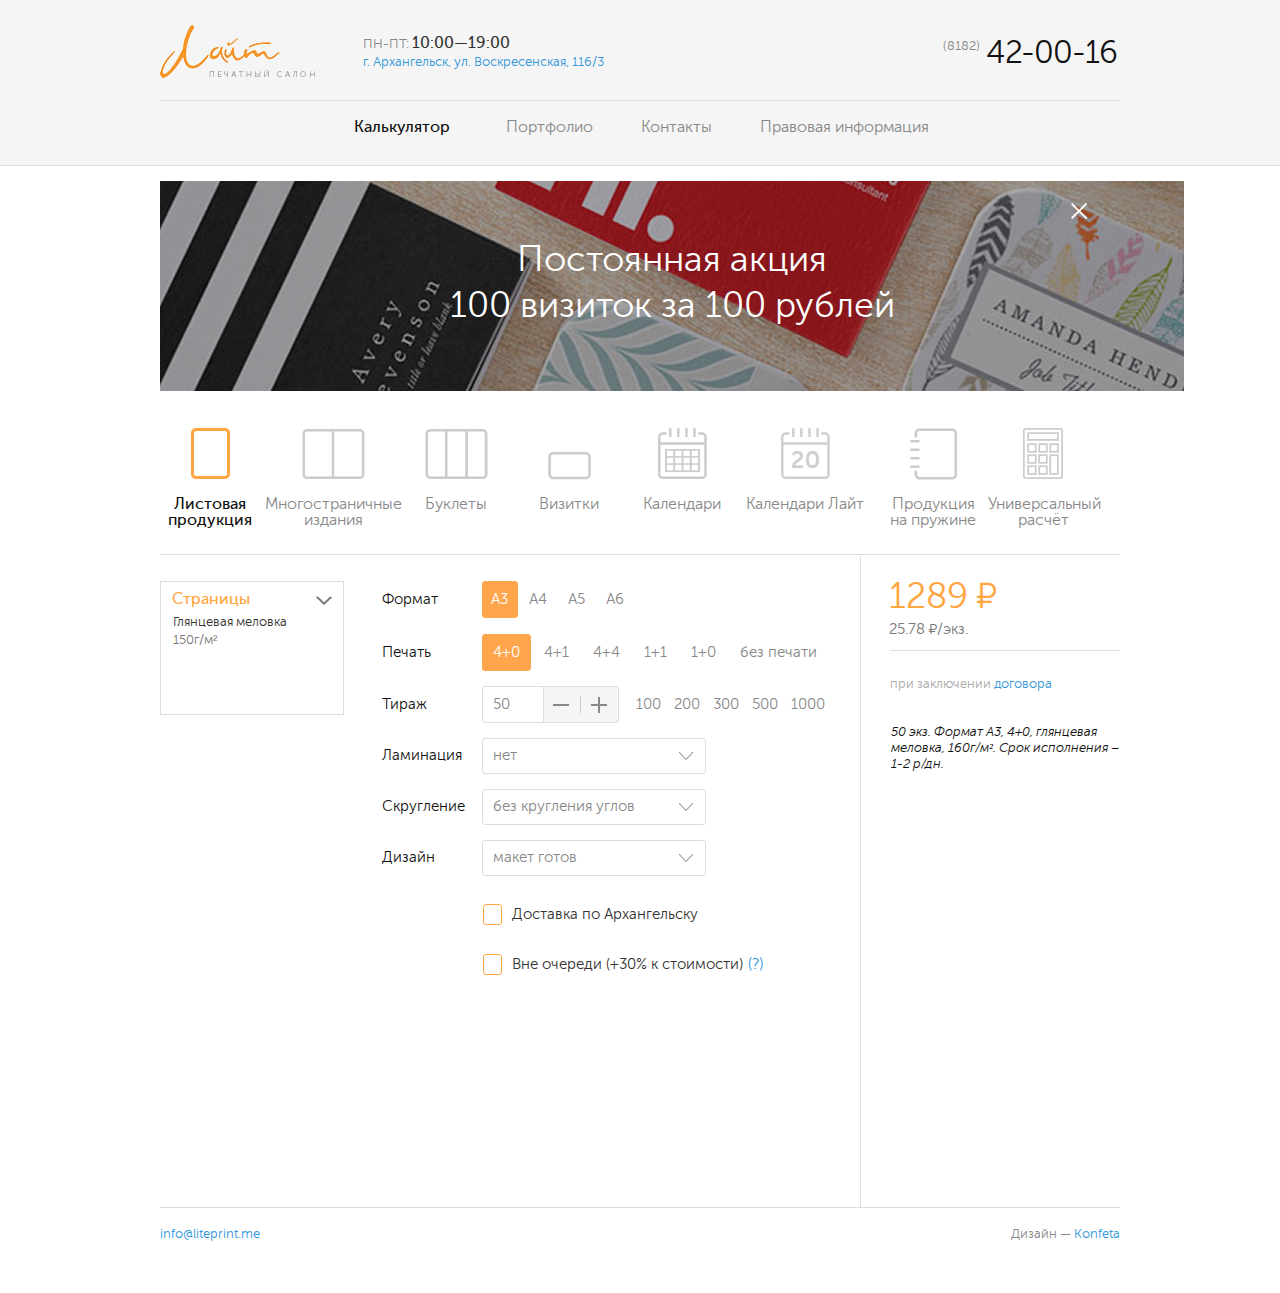
<file: index.html>
<!DOCTYPE html PUBLIC "-//W3C//DTD XHTML 1.0 Transitional//EN" "http://www.w3.org/TR/xhtml1/DTD/xhtml1-transitional.dtd">
<html xmlns="http://www.w3.org/1999/xhtml">
<head>
<meta http-equiv="Content-Type" content="text/html; charset=utf-8" />
<title>Калькулятор</title>
<link href="css/reset.css" rel="stylesheet" type="text/css" />
<link href="css/fonts.css" rel="stylesheet" type="text/css" />
<link href="css/styles.css" rel="stylesheet" type="text/css" />
<link rel="stylesheet" href="css/jquery.fancybox.css" type="text/css" media="screen" />
<link rel="stylesheet" href="css/jquery.formstyler.css" type="text/css" media="screen" />
<link rel="stylesheet" href="css/tooltipster.css" type="text/css" media="screen">
<link rel="stylesheet" href="css/themes/tooltipster-shadow.css" type="text/css" media="screen">
<script type="text/javascript" src="js/jquery-1.11.2.min.js"></script>
<script type="text/javascript" src="js/jquery.formstyler.min.js"></script>
<script type="text/javascript" src="js/jquery.fancybox.pack.js"></script>
<script type="text/javascript" src="js/underscore-min.js"></script>
<script type="text/javascript" src="js/jquery.tooltipster.min.js" charset="utf-8"></script>
<script type="text/javascript" src="js/bjqs-1.3.min.js"></script>

<!-- Calc stuff -->
<script src="js/calculator.js" type="text/javascript" charset="utf-8"></script>

<script type="text/javascript">
  var firstRun = 1;
	$(document).ready(function() {
    //  xProducts хранится в calculator.js
    //  TODO: перевести, по возможности, в формат JSON
    //  Создадим элементы меню для продуктов
    var first_product = null;
    for (var p in xProducts) {
      if (!first_product) first_product = p;
      //  Ссылка, при нажатии перерисовывет интерфейс с учетом выбранного продутка
      var a = $("<a>").attr({
        class: xProducts[p].aClass,
        href: 'javascript://',
        onclick: "changeUI('"+p+"');",
        id: p+'-button'
      }).html(xProducts[p].title);

      //  Обертка для ссылки в виде элемента списка, по-умолчанию активен первый продукт
      $("<li>").attr('class', p == 'sheet' ? 'active' : '').append(a).appendTo('#menu-types');
    };

    //  Калькулятор для первого продукта
    changeUI(first_product);

		$(".fancybox, .paper-header a, .btn-more").fancybox({
			 beforeShow : function() {
        var alt = this.element.find('img').attr('alt');
        this.inner.find('img').attr('alt', alt);
        this.title = alt;
    },
			padding: 0,
			margin  : [170,0,10,0],
			autoResize  : false,
			fitToView   : false,
			aspectRatio : false,
			autoHeight : true,
			autoWidth : true,
			width : 980,
			height : 585,
			closeBtn   : false,
			scrolling : 'no',
		});

    //  Tooltipster
    $('#dogovor-tooltip').tooltipster({
      content: $("<span>Cкидка 20% если вы постоянно у нас печатаетесь или вы – рек­лам­ное агентство.<br><br>Подпишите с нами договор и если ваш сре­дне­ме­сяч­ный объём заказов пре­вышает 10 000 р. – вы по­лу­чите скидку 20%.</span>"),
      maxWidth: 200,
      position: 'bottom',
      theme: 'tooltipster-shadow'
    });

    $(".form-check-tooltip").tooltipster({
      position: 'bottom',
      theme: 'tooltipster-shadow'
    });

		$('input, select').styler({
			onSelectOpened: function() {  
      		$(this).find('.jq-selectbox__trigger-arrow').css('background-position', 'left -20px');},
			onSelectClosed: function() {  
      		$(this).find('.jq-selectbox__trigger-arrow').css('background-position', 'left 0px');}
		}); 
		var amountN = $( "input#amount" ).val();
		$(".btn-m").click(function(){amountN = amountN-10; $("input#amount").val(amountN);});
		$(".btn-p").click(function(){amountN = amountN+10; $("input#amount").val(amountN);});
		$(".a50").click(function(){amountN = 50; $("input#amount").val(amountN);});
		$(".a100").click(function(){amountN = 100; $("input#amount").val(amountN);});
		$(".a200").click(function(){amountN = 200; $("input#amount").val(amountN);});
		$(".a300").click(function(){amountN = 300; $("input#amount").val(amountN);});
		$(".a505").click(function(){amountN = 500; $("input#amount").val(amountN);});
	});
</script>
</head>

<body>
<div id="top">
  <div class="wrap"> <a href="#" id="logo"></a>
    <p id="top-contacts">ПН-ПТ: <b>10:00—19:00</b><br />
      <a href="contacts.html">г. Архангельск, ул. Воскресенcкая, 116/3</a></p>
    <div id="top-phone"><span>(8182)</span>42-00-16</div>
    <div class="empty"></div>
    <ul id="menu">
      <li class="active">Калькулятор</li>
      <li><a href="portfolio.html">Портфолио</a></li>
      <li><a href="contacts.html">Контакты</a></li>
      <li><a href="info.html">Правовая информация</a></li>
    </ul>
  </div>
</div>
<script type="text/javascript" charset="utf-8">
  $(function () {
    $("#banner-close").click(function(){$('#banner-wrap').hide();});
    $('#my-slideshow').bjqs({
      height : 210,
      width : 1024,
      animtype : 'slide',
      nexttext : '',
      prevtext : ''
    });
  })
</script>
<style type="text/css" media="screen">
  #banner-wrap #slide-1 {
    background: url(img/banner.jpg);
  }
  #banner-wrap #slide-2 {
    background: url(img/banner.jpg);
  }
</style>
<div id="banner-wrap">
  <div id="my-slideshow">
    <ul class="bjqs">
      <li id="slide-1">
        <div class="txt">
          Постоянная акция <br/>100 визиток за 100 рублей
        </div>
      </li>
      <!-- <li id="slide-2">
        <div class="txt">
          Весь март<br /> 100 визиток за 100 рублей!
        </div>
      </li> -->
    </ul>
  </div>
  <div id="banner-close"></div>
</div>
<!-- <div class="stretched">   -->
  <div id="content">
    <div class="wrap page-main">
      <!-- Меню основных услуг/продуктов -->
      <ul id="menu-types"></ul>
      <div class="empty"></div>
      <!-- Элементы калькулятора -->
      <form id="xCalc">
        <div style="width:701px;float:left;">
          <div class="col-buttons"></div>
          <div class="col-paper" style="clear:left;">
            <div id="product-paper">
              <span class="paper-header">
                <a href="javascript://" class="paper-header" data-fancybox-href="#paper-choose"></a>
              </span>
              <a href="javascript://" class="btn-more" data-fancybox-href="#paper-choose"></a>
              <div class="paper-block fancybox" data-fancybox-href="#paper-choose"><p></p></div>
            </div>
            <br />
            <div id="product-paper1" style="display:none;">
              <span class="paper-header">
                <a href="javascript://" class="paper-header" data-fancybox-href="#paper1-choose"></a>
              </span>
              <a href="javascript://" class="btn-more" data-fancybox-href="#paper1-choose"></a>
              <div class="paper-block fancybox" data-fancybox-href="#paper1-choose"><p></p></div>
            </div>
            <div id="product-category">
              <div class="fancybox" data-fancybox-href="#category-preview"><p class='category-preview'></p></div>
            </div>
          </div>
          <div class="col-properties"></div>
        </div>
        <div class="col-price"> <!-- <a href="#" class="btn-delete"></a> -->
          <p class="price price-full"></p>
          <p class="price price-one"></p>
          <p class="price-dogovor-txt"><span class="price price-dogovor"></span><br />
            при заключении <a href="#" id="dogovor-tooltip">договора</a></p>
          <p class="summary"></p>
          <!-- <a class="btn-send" href="#">Отправить заявку</a> -->
        </div>
      </form>
      <div class="empty"></div>
    </div>
  </div>
  <div id="footer">
    <div class="wrap">
      <div class="left"><a href="mailto:info@liteprint.me">info@liteprint.me</a></div>
      <div class="right">Дизайн&nbsp;&#151; <a href="http://www.konfeta.me" target="_blank">Konfeta</a></div>
    </div>
  </div>
<!-- </div> -->
<div id="paper-choose"></div>
<div id="paper1-choose"></div>
<div id="category-preview"></div>

</body>
</html>
</file>
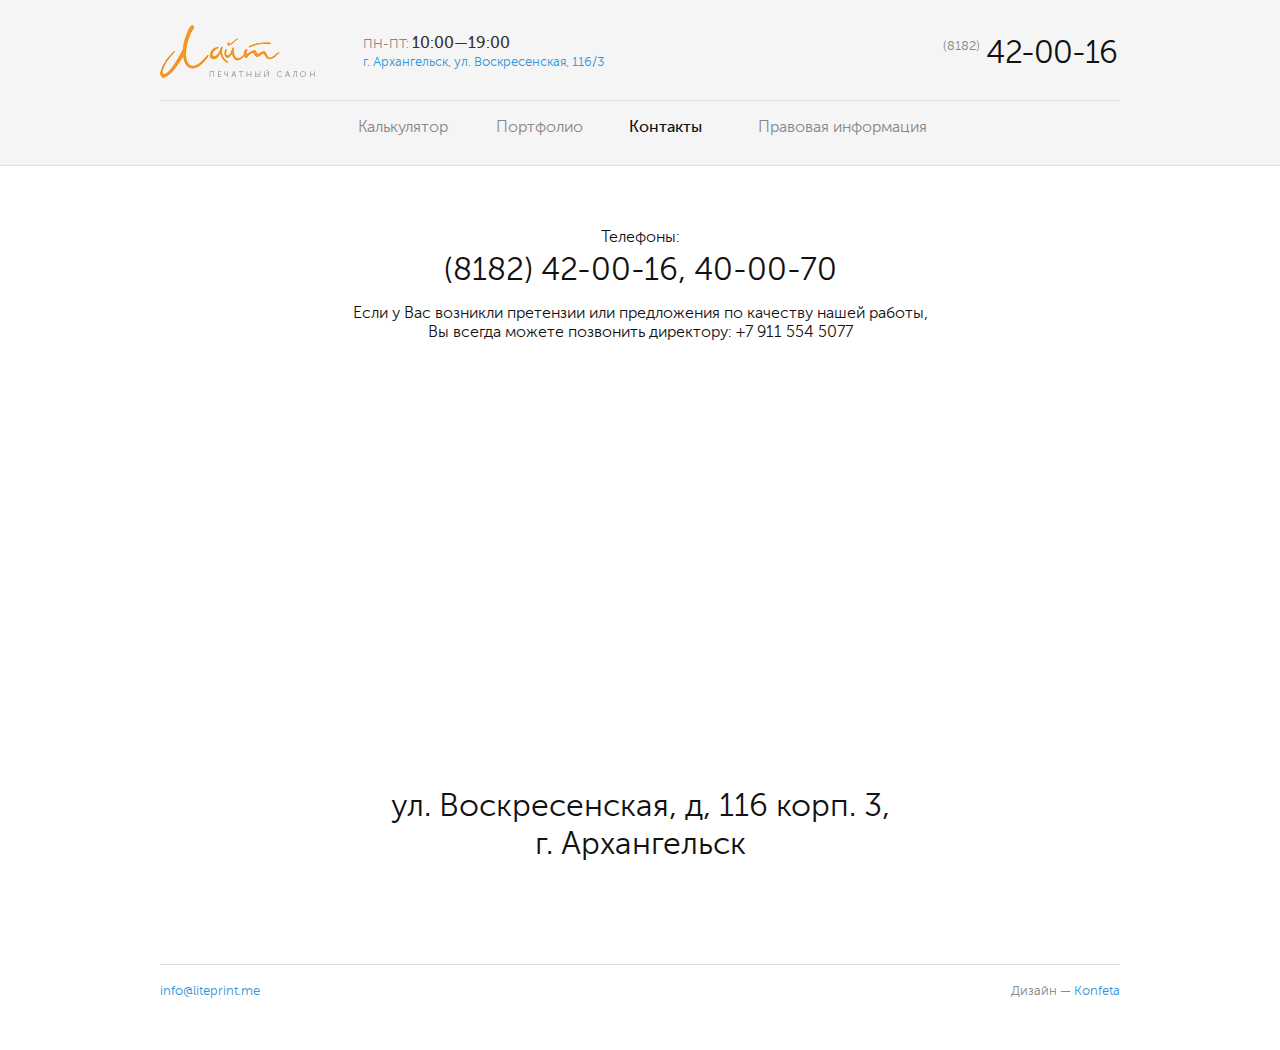
<file: contacts.html>
<!DOCTYPE html PUBLIC "-//W3C//DTD XHTML 1.0 Transitional//EN" "http://www.w3.org/TR/xhtml1/DTD/xhtml1-transitional.dtd">
<html xmlns="http://www.w3.org/1999/xhtml">
    <head>
    <meta http-equiv="Content-Type" content="text/html; charset=utf-8" />
    <title>Контакты</title>
    <link href="css/reset.css" rel="stylesheet" type="text/css" />
    <link href="css/fonts.css" rel="stylesheet" type="text/css" />
    <link href="css/styles.css" rel="stylesheet" type="text/css" />
    <script src="http://api-maps.yandex.ru/2.1/?lang=ru_RU" type="text/javascript"></script>
    <script type="text/javascript">
        ymaps.ready(init);
        var myMap, 
            myPlacemark;

        function init(){ 
            myMap = new ymaps.Map("map", {
                center: [64.54811119, 40.56728328],
                zoom: 15,
				controls: ['zoomControl', 'typeSelector',  'fullscreenControl']
            }); 
            
            myPlacemark = new ymaps.Placemark([64.54763411, 40.56853179], {
                hintContent: 'Печатный салон Лайт',
                balloonContent: 'ул. Воскресенская, д, 116 корп. 3'
            });
            
            myMap.geoObjects.add(myPlacemark);
        }
    </script>
</head>

<body>
<div id="top">
      <div class="wrap"> <a href="#" id="logo"></a>
    <p id="top-contacts">ПН-ПТ: <b>10:00—19:00</b><br />
          <a href="contacts.html">г. Архангельск, ул. Воскресенcкая, 116/3</a></p>
    <div id="top-phone"><span>(8182)</span>42-00-16</div>
    <div class="empty"></div>
    <ul id="menu">
          <li><a href="index.html">Калькулятор</a></li>
          <li><a href="portfolio.html">Портфолио</a></li>
          <li class="active">Контакты</li>
          <li><a href="info.html">Правовая информация</a></li>
        </ul>
  </div>
    </div>
<div id="content">
      <div class="wrap page-contacts">
    <p>Телефоны:</p>
    <h1>(8182) 42-00-16, 40-00-70</h1>
    <p>Если у Вас возникли претензии или предложения по качеству нашей работы,<br />
          Вы всегда можете позвонить директору: +7 911 554 5077</p>
    <div id="map"></div>
    <h1>ул. Воскресенская, д, 116 корп. 3,<br />
          г. Архангельск</h1>
  </div>
    </div>
<div id="footer">
      <div class="wrap">
    <div class="left"><a href="mailto:info@liteprint.me">info@liteprint.me</a></div>
    <div class="right">Дизайн&nbsp;&#151; <a href="http://www.konfeta.me" target="_blank">Konfeta</a></div>
  </div>
    </div>
</body>
</html>
</file>
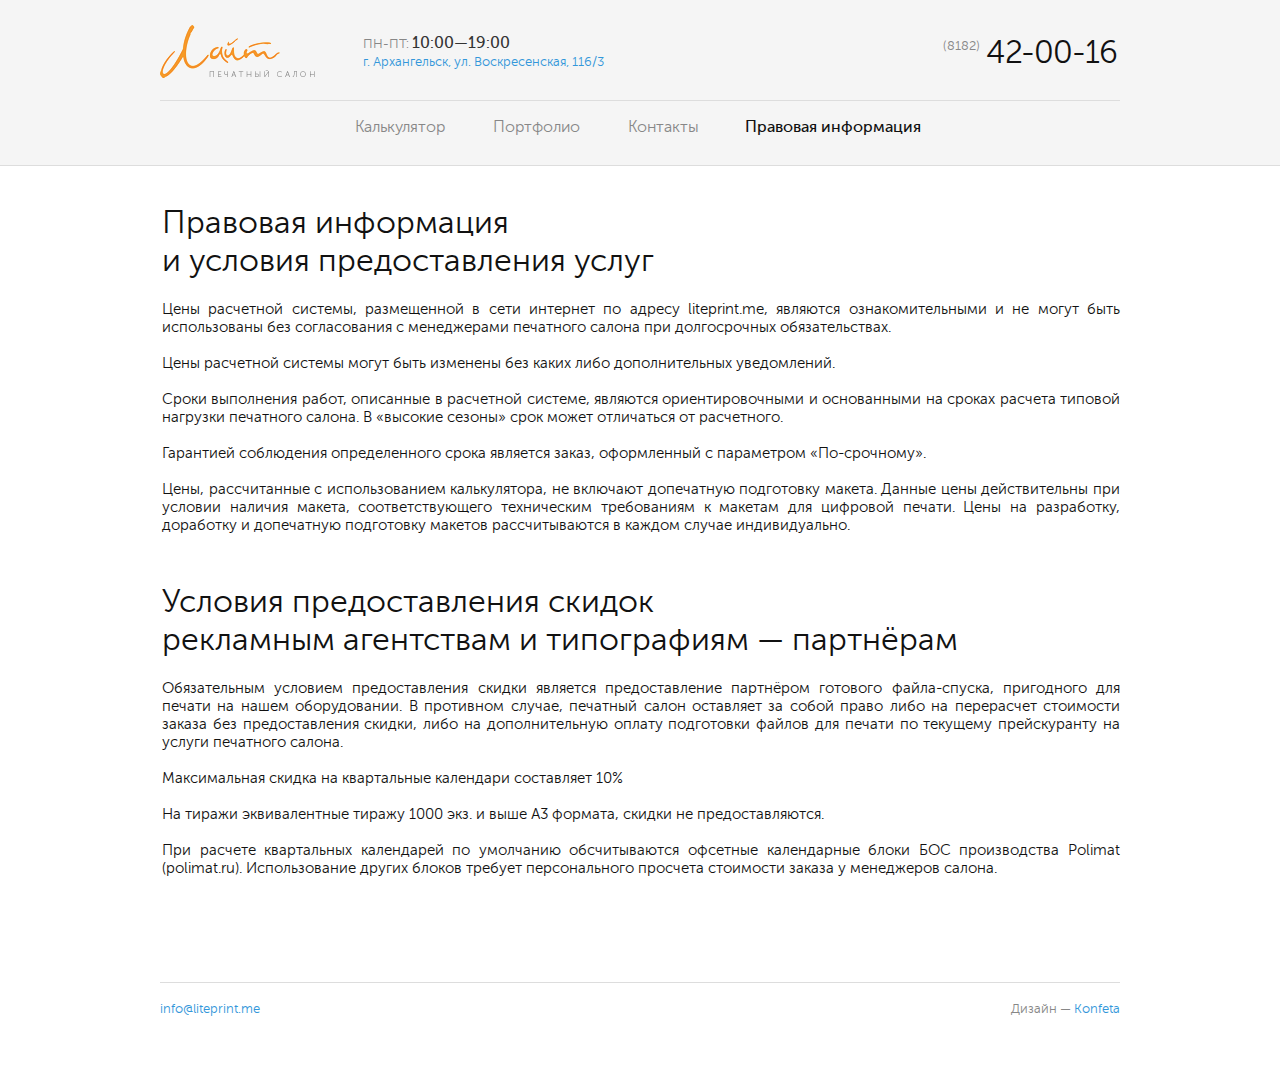
<file: info.html>
<!DOCTYPE html PUBLIC "-//W3C//DTD XHTML 1.0 Transitional//EN" "http://www.w3.org/TR/xhtml1/DTD/xhtml1-transitional.dtd">
<html xmlns="http://www.w3.org/1999/xhtml">
<head>
<meta http-equiv="Content-Type" content="text/html; charset=utf-8" />
<title>Правовая информация</title>
<link href="css/reset.css" rel="stylesheet" type="text/css" />
<link href="css/fonts.css" rel="stylesheet" type="text/css" />
<link href="css/styles.css" rel="stylesheet" type="text/css" />
</head>

<body>
<div id="top">
  <div class="wrap"> <a href="#" id="logo"></a>
    <p id="top-contacts">ПН-ПТ: <b>10:00—19:00</b><br />
      <a href="contacts.html">г. Архангельск, ул. Воскресенcкая, 116/3</a></p>
    <div id="top-phone"><span>(8182)</span>42-00-16</div>
    <div class="empty"></div>
    <ul id="menu">
      <li><a href="index.html">Калькулятор</a></li>
      <li><a href="portfolio.html">Портфолио</a></li>
      <li><a href="contacts.html">Контакты</a></li>
      <li class="active">Правовая информация</li>
    </ul>
  </div>
</div>
<div id="content">
  <div class="wrap">
    <h1>Правовая информация<br />
      и условия предоставления услуг</h1>
    <p>Цены расчетной системы, размещенной в сети интернет по адресу liteprint.me, являются ознакомительными и не могут быть использованы без согласования с менеджерами печатного салона при долгосрочных обязательствах.</p>
    <p>Цены расчетной системы могут быть изменены без каких либо дополнительных уведомлений.</p>
    <p>Сроки выполнения работ, описанные в расчетной системе, являются ориентировочными и основанными на сроках расчета типовой нагрузки печатного салона. В «высокие сезоны» срок может отличаться от расчетного.</p>
    <p>Гарантией соблюдения определенного срока является заказ, оформленный с параметром «По-срочному».</p>
    <p>Цены, рассчитанные с использованием калькулятора, не включают допечатную подготовку макета. Данные цены действительны при условии наличия макета, соответствующего техническим требованиям к макетам для цифровой печати. Цены на разработку, доработку и допечатную подготовку макетов рассчитываются в каждом случае индивидуально.</p>
    <h1>Условия предоставления скидок<br />
      рекламным агентствам и типографиям — партнёрам</h1>
    <p>Обязательным условием предоставления скидки является предоставление партнёром готового файла-спуска, пригодного для печати на нашем оборудовании. В противном случае, печатный салон оставляет за собой право либо на перерасчет стоимости заказа без предоставления скидки, либо на дополнительную оплату подготовки файлов для печати по текущему прейскуранту на услуги печатного салона.</p>
    <p>Максимальная скидка на квартальные календари составляет 10%</p>
    <p>На тиражи эквивалентные тиражу 1000 экз. и выше А3 формата, скидки не предоставляются.</p>
    <p>При расчете квартальных календарей по умолчанию обсчитываются офсетные календарные блоки БОС производства Polimat (polimat.ru). Использование других блоков требует персонального просчета стоимости заказа у менеджеров салона.</p>
  </div>
</div>
<div id="footer">
  <div class="wrap">
    <div class="left"><a href="mailto:info@liteprint.me">info@liteprint.me</a></div>
    <div class="right">Дизайн&nbsp;&#151; <a href="http://www.konfeta.me" target="_blank">Konfeta</a></div>
  </div>
</div>
</body>
</html>
</file>
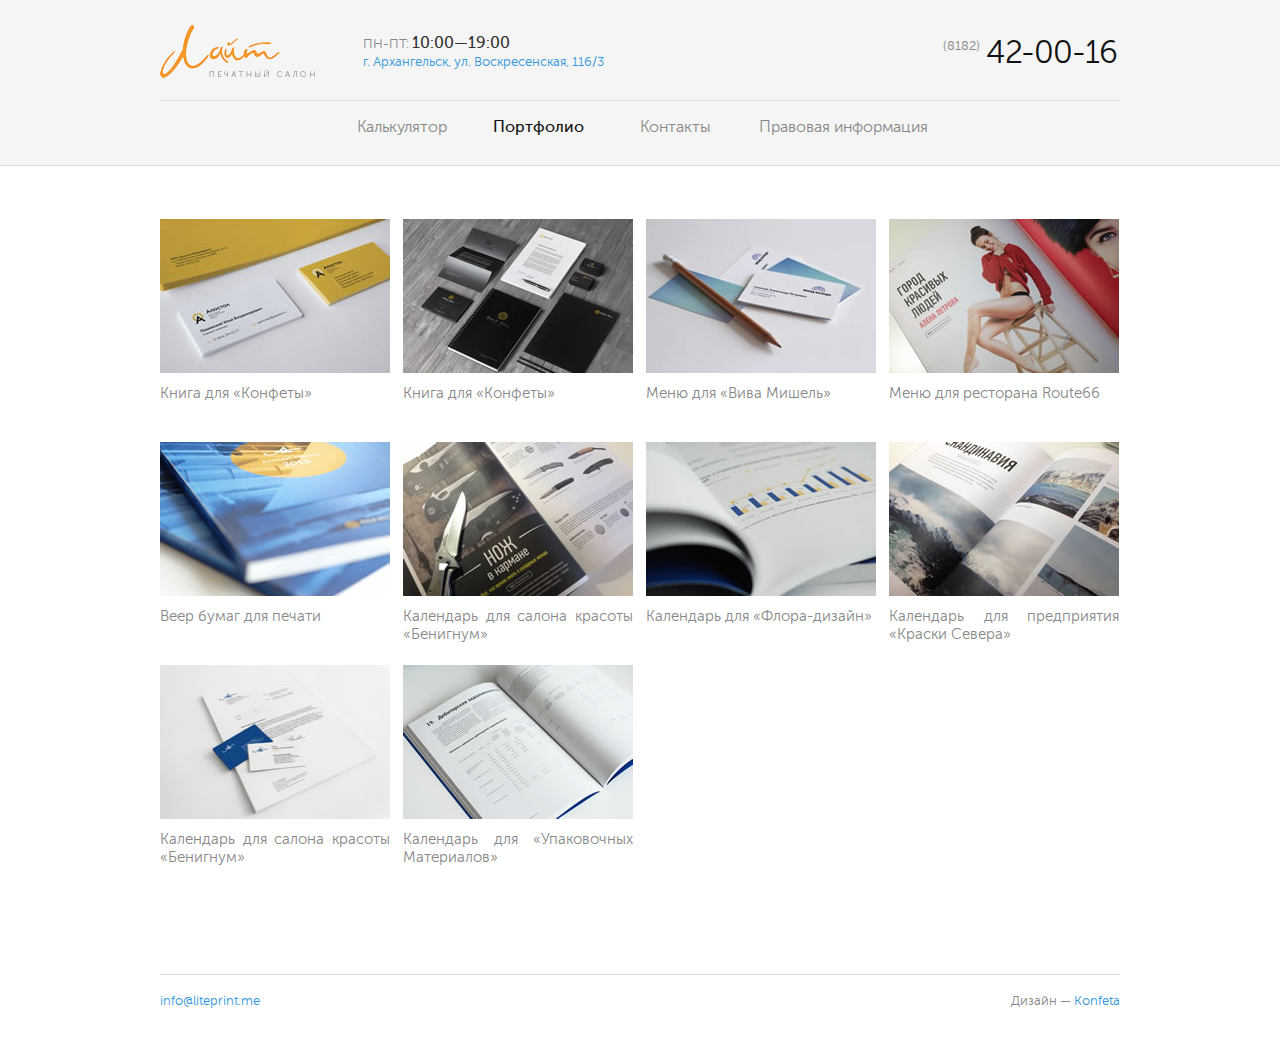
<file: portfolio.html>
<!DOCTYPE html PUBLIC "-//W3C//DTD XHTML 1.0 Transitional//EN" "http://www.w3.org/TR/xhtml1/DTD/xhtml1-transitional.dtd">
<html xmlns="http://www.w3.org/1999/xhtml">
<head>
<meta http-equiv="Content-Type" content="text/html; charset=utf-8" />
<title>Портфолио</title>
<link href="css/reset.css" rel="stylesheet" type="text/css" />
<link href="css/fonts.css" rel="stylesheet" type="text/css" />
<link href="css/styles.css" rel="stylesheet" type="text/css" />
<link rel="stylesheet" href="css/jquery.fancybox.css" type="text/css" media="screen" />
<script type="text/javascript" src="js/jquery-1.11.2.min.js"></script>
<script type="text/javascript" src="js/jquery.fancybox.pack.js"></script>
<script type="text/javascript">
	$(document).ready(function() {
		$(".fancybox").fancybox({
			 beforeShow : function() {
        var alt = this.element.find('img').attr('alt');
        
        this.inner.find('img').attr('alt', alt);
        
        this.title = alt;
    },
			padding: 10,
			margin  : [160,0,10,0],
			autoResize  : false,
			fitToView   : true,
			aspectRatio : false,
			autoHeight : true,
			width : 800,
			height : 536,
			closeBtn   : false,
 helpers : {
        title: {
            type: 'inside'
        }
    }
		});
	});
</script>
</head>

<body>
<div id="top">
  <div class="wrap"> <a href="#" id="logo"></a>
    <p id="top-contacts">ПН-ПТ: <b>10:00—19:00</b><br />
      <a href="contacts.html">г. Архангельск, ул. Воскресенcкая, 116/3</a></p>
    <div id="top-phone"><span>(8182)</span>42-00-16</div>
    <div class="empty"></div>
    <ul id="menu">
      <li><a href="index.html">Калькулятор</a></li>
      <li class="active">Портфолио</li>
      <li><a href="contacts.html">Контакты</a></li>
      <li><a href="info.html">Правовая информация</a></li>
    </ul>
  </div>
</div>
<div id="content">
  <div class="wrap page-portfolio">
    <div class="work"><a class="fancybox" rel="group" href="img/work-big.jpg"><img src="img/work1.jpg" width="230" height="154" alt="Книга для «Конфеты»"></a>
      <p>Книга для «Конфеты»</p>
    </div>
    <div class="work"><a class="fancybox" rel="group" href="img/work-big.jpg"><img src="img/work2.jpg" alt="Книга для «Конфеты»" width="230" height="154"></a>
      <p>Книга для «Конфеты»</p>
    </div>
    <div class="work"><a class="fancybox" rel="group" href="img/work-big.jpg"><img src="img/work3.jpg" alt="Меню для «Вива Мише" width="230" height="154"></a>
      <p>Меню для «Вива Мишель»</p>
    </div>
    <div class="work"><a class="fancybox" rel="group" href="img/work-big.jpg"><img src="img/work4.jpg" alt="Меню для ресторана Route6" width="230" height="154"></a>
      <p>Меню для ресторана
        Route66</p>
    </div>
    <div class="work"><a class="fancybox" rel="group" href="img/work-big.jpg"><img src="img/work5.jpg" alt="Веер бумаг для печати" width="230" height="154"></a>
      <p>Веер бумаг для печати</p>
    </div>
    <div class="work"><a class="fancybox" rel="group" href="img/work-big.jpg"><img src="img/work6.jpg" alt="Календарь для салона красоты «Бенигнум»" width="230" height="154"></a>
      <p>Календарь для салона красоты «Бенигнум»</p>
    </div>
    <div class="work"><a class="fancybox" rel="group" href="img/work-big.jpg"><img src="img/work7.jpg" alt="Календарь для «Флора-дизайн»" width="230" height="154"></a>
      <p>Календарь для «Флора-дизайн»</p>
    </div>
    <div class="work"><a class="fancybox" rel="group" href="img/work-big.jpg"><img src="img/work8.jpg" alt="Календарь для предприятия «Краски Севера»" width="230" height="154"></a>
      <p>Календарь для предприятия «Краски Севера»</p>
    </div>
    <div class="work"><a class="fancybox" rel="group" href="img/work-big.jpg"><img src="img/work9.jpg" alt="Календарь для салона красоты «Бенигнум»" width="230" height="154"></a>
      <p>Календарь для салона красоты «Бенигнум»</p>
    </div>
    <div class="work"><a class="fancybox" rel="group" href="img/work-big.jpg"><img src="img/work10.jpg" alt="Календарь для «Упаковочных Материалов»" width="230" height="154"></a>
      <p>Календарь для «Упаковочных Материалов»</p>
    </div>
    <div class="empty"></div>
  </div>
</div>
<div id="footer">
  <div class="wrap">
    <div class="left"><a href="mailto:info@liteprint.me">info@liteprint.me</a></div>
    <div class="right">Дизайн&nbsp;&#151; <a href="http://www.konfeta.me" target="_blank">Konfeta</a></div>
  </div>
</div>
</body>
</html>
</file>
<file: css/fonts.css>
@font-face {
	font-family: 'rouble';
	src: url('../fonts/RUBSN.eot');
	src: local('O'), url('../fonts/RUBSN.woff') format('woff'), url('../fonts/RUBSN.ttf') format('truetype'), url('../fonts/RUBSN.svg') format('svg');
	font-weight: normal;
	font-style: normal;
}

@font-face {
    font-family: 'museo_sans_cyrl300';
    src: url('../fonts/MuseoSansCyrl-300-webfont.eot');
    src: url('../fonts/MuseoSansCyrl-300-webfont.eot?#iefix') format('embedded-opentype'),
         url('../fonts/MuseoSansCyrl-300-webfont.woff2') format('woff2'),
         url('../fonts/MuseoSansCyrl-300-webfont.woff') format('woff'),
         url('../fonts/MuseoSansCyrl-300-webfont.ttf') format('truetype'),
         url('../fonts/MuseoSansCyrl-300-webfont.svg#museo_sans_cyrl300') format('svg');
    font-weight: normal;
    font-style: normal;

}




@font-face {
    font-family: 'museo_sans_cyrl300_italic';
    src: url('../fonts/MuseoSansCyrl-300Italic-webfont.eot');
    src: url('../fonts/MuseoSansCyrl-300Italic-webfont.eot?#iefix') format('embedded-opentype'),
         url('../fonts/MuseoSansCyrl-300Italic-webfont.woff2') format('woff2'),
         url('../fonts/MuseoSansCyrl-300Italic-webfont.woff') format('woff'),
         url('../fonts/MuseoSansCyrl-300Italic-webfont.ttf') format('truetype'),
         url('../fonts/MuseoSansCyrl-300Italic-webfont.svg#museo_sans_cyrl300_italic') format('svg');
    font-weight: normal;
    font-style: italic;

}




@font-face {
    font-family: 'museo_sans_cyrl500';
    src: url('../fonts/MuseoSansCyrl-500-webfont.eot');
    src: url('../fonts/MuseoSansCyrl-500-webfont.eot?#iefix') format('embedded-opentype'),
         url('../fonts/MuseoSansCyrl-500-webfont.woff2') format('woff2'),
         url('../fonts/MuseoSansCyrl-500-webfont.woff') format('woff'),
         url('../fonts/MuseoSansCyrl-500-webfont.ttf') format('truetype'),
         url('../fonts/MuseoSansCyrl-500-webfont.svg#museo_sans_cyrl500') format('svg');
    font-weight: 500;
    font-style: normal;

}
</file>
<file: css/styles.css>
@charset "utf-8";
/* CSS Document */
html {
	height: 100%;
}
BODY {
	background-color: #fff;
	text-align: center;
	color: #111;
	font-family: 'museo_sans_cyrl300', sans-serif;
	min-width: 960px;
	background-repeat: no-repeat;
	background-position: center top;
	height: 100%;
}
div.stretched {
	min-height: 100%;
	height: auto !important;
	height: 100%;
	margin: 0 auto -5px;
	position: relative;
}
A, A:active, A:visited {
	color: #3397DA;
	text-decoration: none;
}
A:hover, #menu A:hover {
	color: #FFA742;
	border-color: #FFA742;
}
B, STRONG {
	font-family: 'museo_sans_cyrl500', sans-serif;
	font-weight: 500;
}
P {
	font: 15px/18px 'museo_sans_cyrl300', sans-serif;
	margin: 0 0 18px 2px;
}
H1:first-child {
	font: normal 32px/38px museo_sans_cyrl300;
	margin: 38px 0 21px 2px;
}
H1 {
	font: normal 32px/38px museo_sans_cyrl300;
	margin: 48px 0 21px 2px;
}
.empty {
	height: 0;
	overflow: hidden;
	clear: both;
}
.left {
	float: left;
	text-align: left;
}
.right {
	float: right;
	text-align: right;
}
.wrap {
	width: 960px;
	text-align: left;
	margin: 0px auto
}
.wrap p {
	text-align: justify;
}
.page-contacts p {
	text-align:center;
}
.page-main p {
	text-align:left;
}
#content .wrap {
	padding-bottom: 86px;
}
/* Стили шапки */
#top {
	background: #F5F5F5;
	z-index: 949;
	position: relative;
	height: 165px;
	border-bottom: 1px solid #DDDDDD;
	margin-bottom:15px;
}
#logo {
	display: block;
	width: 160px;
	height: 53px;
	background: url(../img/logo.png) no-repeat left top;
	float: left;
	margin: 25px 43px 0 0;
}
#top-contacts {
	font-size: 13px;
	color: #878787;
	line-height: 18px;
	margin: 34px 0 0 0;
	width: 300px;
	float: left;
}
#top-contacts B {
	font-size: 16px;
	color: #333;
}
#top-phone {
	width: 200px;
	float: right;
	color: #111;
	font-size: 32px;
	letter-spacing: -0.025em;
	text-align: right;
	margin: 37px 3px 0 0;
}
#top-phone SPAN {
	color: #878787;
	font-size: 13px;
	letter-spacing: normal;
	position: relative;
	top: -13px;
	left: -6px;
}
#menu {
	padding: 18px 0 0 40px;
	border-top: 1px solid #DDDDDD;
	margin-top: 22px;
	text-align:center;
}
#menu LI {
	display: inline;
	font-size: 16px;
	padding: 0 40px 0 4px;
}
#menu LI.active {
	font-family: 'museo_sans_cyrl500', sans-serif;
	font-weight: 500;
	color: #111;
	padding: 0 48px 0 2px;
}
#menu A {
	color: #878787;
}
/* стили подвала */
#footer .wrap {
	border-top: 1px solid #DDDDDD;
	font-size: 13px;
	color: #878787;
	padding: 20px 0 65px 0;
}
/* контакты */
.page-contacts {
	text-align: center;
	padding-top: 47px
}
.page-contacts P {
	font-size: 16px;
	line-height: 19px;
	margin: 0;
}
.page-contacts H1 {
	margin: 4px 0 15px;
}
#map {
	width: 960px;
	height: 369px;
	margin: 37px 0 39px 0
}
/* портфолио */
.page-portfolio {
	width: 974px;
	position: relative;
	left: 7px;
	padding-top: 38px;
}
.work {
	width: 230px;
	height: 223px;
	float: left;
	margin-right: 13px;
}
.work P {
	color: #888;
	margin: 12px 0 0 0;
}
/* главная */
#content .page-main {
	padding-bottom: 0px;
}
#menu-types {
	border-bottom: 1px solid #DDDDDD;
	margin-top: 37px;
	height: 126px;
}
#menu-types LI {
	float: left;
	text-align: center;
}
#menu-types LI A, #menu-types LI SPAN {
	display: block;
	height: 60px;
	padding-top: 68px;
	background: url(../img/icons.png) no-repeat top center;
	font: 15px/18px;
	color: #888888;
}
#menu-types LI.active SPAN, #menu-types LI.active A {
	font-family: 'museo_sans_cyrl500', sans-serif;
	font-weight: 500;
	color: #111;
}
#menu-types .type-list {
	width: 100px;
	/*margin-left: 15px;*/
}
#menu-types .type-multi {
	background-position: center -150px;
	width: 146px;
}
#menu-types .type-buklet {
	background-position: center -300px;
	width: 100px;
}
#menu-types .type-card {
	background-position: center -450px;
	width: 126px;
}
#menu-types .type-calendar {
	background: url(../img/calendar_off.png) no-repeat center top;
	width: 100px
}
#menu-types .type-calendar-lite {
	background: url(../img/calendar_lite_off.png) no-repeat center top;
	width: 146px;
}
#menu-types .type-spine {
	background-position: center -750px;
	width: 110px;
}
#menu-types .type-universal {
	background: url(../img/universal_calc_off.png) no-repeat center top;
	width: 110px;
}
#menu-types .type-list:hover, #menu-types LI.active .type-list {
	background-position: center -1050px;
}
#menu-types .type-multi:hover, #menu-types LI.active .type-multi {
	background-position: center -1200px;
}
#menu-types .type-buklet:hover, #menu-types LI.active .type-buklet {
	background-position: center -1350px;
}
#menu-types .type-card:hover, #menu-types LI.active .type-card {
	background-position: center -1500px;
}
#menu-types .type-calendar:hover, #menu-types LI.active .type-calendar {
	background: url(../img/calendar_on.png) no-repeat center top;
}
#menu-types .type-calendar-lite:hover, #menu-types LI.active .type-calendar-lite {
	background: url(../img/calendar_lite_on.png) no-repeat center top;
}
#menu-types .type-spine:hover, #menu-types LI.active .type-spine {
	background-position: center -1800px;
}
#menu-types .type-universal:hover, #menu-types LI.active .type-universal {
	background: url(../img/universal_calc_on.png) no-repeat center top;
}
.col-paper {
	width: 184px;
	margin-right: 38px;
	float: left;
	padding-top: 25px;
}
span.paper-header {
	display: block;
	float: left;
	position: relative;
	top: 10px;
	right: -12px;
}
span.paper-header a {
	color: #ffa641;
	font-family: "museo_sans_cyrl500",sans-serif;
	font-weight: 500;
}
span.paper-header a:active, span.paper-header a:visited {
	color: #ffa641;
}
.paper-block {
	border: 1px solid #DDDDDD;
	/*background: #FAFAFA;*/
	padding: 31px 0px 0 12px;
	height: 101px;
	cursor: pointer;
}
.paper-block:hover {
	border-color: #FFA742;
}
.paper-block P EM {
	font-style: normal;
	font-size: 13px;
	color: #777777;
}
.paper-block P {
	margin: 0;
	font-size: 13px;
	color: #333333;
	clear: both;
	max-width: 145px;
}
.paper-block P EM SUP {
	font-size: 8px;
	position: relative;
	top: -5px;
}
.btn-more {
	float: right;
	display: block;
	width: 16px;
	height: 9px;
	overflow: hidden;
	background: url(../img/btns.png) no-repeat left -25px;
	position: relative;
	top: 15px;
	right: 12px;
	/*margin: 0 5px;*/
}
#paper-choose, #paper1-choose, #category-preview {
	width: 970px;
	margin: 0 auto;
	display: none;
	padding: 10px 10px 0 0px;
}
#paper-choose .paper-block, #paper1-choose .paper-block {
	float: left;
	margin: 0 0px 10px 10px;
	width: 170px;
	text-align: left;
	height: 121px;
    padding: 11px 0 0 12px;
}
#paper-choose .paper-block:hover P, #paper-choose .paper-block:hover EM, 
#paper1-choose .paper-block:hover P, #paper1-choose .paper-block:hover EM {
	color: #FFA64D;
}
#paper-choose .white, #paper1-choose .white {
	background-color: #fff;
}
#paper-choose .gray, #paper1-choose .gray {
	background-color: #FAFAFA;
}
#paper9 {
	background-image: url(../img/paper-9.png)
}
#paper10 {
	background-image: url(../img/paper-10.png)
}
#paper13 {
	background-image: url(../img/paper-13.png)
}
#paper14 {
	background-image: url(../img/paper-14.png)
}
#paper15 {
	background-image: url(../img/paper-15.png)
}
#paper16 {
	background-image: url(../img/paper-16.png)
}
#paper17 {
	background-image: url(../img/paper-17.png)
}
#paper18 {
	background-image: url(../img/paper-18.png)
}
#paper19 {
	background-image: url(../img/paper-19.png)
}
.col-properties {
	width: 478px;
	float: left;
	border-right: 1px solid #DDDDDD;
	padding: 25px 0 87px 0;
}
div.col-label {
	display: table;
	height: 37px;
	/*line-height: 37px;*/
	width: 100px;
	font-size: 15px;
	color: #111111;
	float: left;
	clear: left;
	margin: 0px;
	text-align: left;
}
div.col-label span {
	display: table-cell;
	vertical-align: middle;
	line-height: 1.2em;
}
/*.col-label {
	line-height: 37px;
	width: 100px;
	font-size: 15px;
	color: #111111;
	float: left;
	clear: left;
	margin: 0px;
}*/
.col-select {
	float: left;
}
.rect {
	line-height: 37px;
	margin-bottom: 16px;
}
.rect-l {
	margin-bottom: 15px;
}
.rect A, .rect A:active, .rect A:visited {
	display: block;
	float: left;
	font-size: 15px;
	color: #888;
	height: 37px;
	text-align: center;
	margin-right: 2px;
	padding: 0 10px 0 9px;
}
.rect A:hover {
	padding: 0 9px 0 8px;
	height: 35px;
	line-height: 35px;
	border-color: rgb(255,166,77);
	border-width: 1px;
	-moz-border-radius: 3px;
	-webkit-border-radius: 3px;
	border-radius: 3px;
	border-style: solid;
	color: #FFA742;
}
.rect A.active {
	padding: 0 9px 0 8px;
	background-color: rgb(255,166,77);
	height: 35px;
	line-height: 35px;
	border-color: rgb(255,166,77);
	border-width: 1px;
	-moz-border-radius: 3px;
	-webkit-border-radius: 3px;
	border-radius: 3px;
	border-style: solid;
	color: #fff;
}
.rect-l A, .rect-l A:active, .rect-l A:visited {
	padding: 0 11px 0 11px
}
.rect-l A:hover {
	padding: 0 10px 0 10px
}
.rect-l A.active {
	padding: 0 10px 0 10px
}
.form-element {
	height: 36px;
	margin-bottom: 15px;
}
.amount {
	height: 26px;
	padding-top: 9px;
	float: left;
	width: 74px;
	border: 1px solid #DDDDDD;
	border-left: none;
	background: #F5F5F5;
	-moz-border-top-right-radius: 3px;
	-webkit-border-top-right-radius: 3px;
	border-top-right-radius: 3px;
	-moz-border-bottom-right-radius: 3px;
	-webkit-border-bottom-right-radius: 3px;
	border-bottom-right-radius: 3px;
	margin-right: 4px;
}
.amount A {
	display: block;
	width: 36px;
	float: left;
	height: 17px;
}
.amount A.btn-m {
	background: url(../img/amount.png) no-repeat 9px 1px;
	border-right: 1px solid #CCCCCC;
}
.amount A.btn-m:hover {
	background-position: 9px -28px
}
.amount A.btn-p {
	background: url(../img/amount.png) no-repeat -28px 1px;
}
.amount A.btn-p:hover {
	background-position: -28px -28px
}
A.amount-change, A.amount-change:active, A.amount-change:visited {
	line-height: 38px;
	font-size: 15px;
	color: #888888;
	padding: 0 0 0 13px
}
A.amount-change:hover {
	color: #FFA742;
}
.form-check {
	padding-top: 15px;
}
.form-check LABEL {
	line-height: 19px;
	margin-bottom: 14px;
	display: block;
	float: left;
	color: #333;
	font-size: 15px;
}
.form-check-tooltip {
	display: block;
    float: left;
    margin: 0 5px;
    position: relative;
    top: 1px;
}
.col-price {
	width: 230px;
	float: left;
	padding: 27px 0 0 29px;
}
.price i {
	font-style: normal;
	font-family: 'rouble';
}
.price-full {
	font-size: 36px;
	color: #FFA641;
	margin: 0 0 14px -1px;
}
.price-full i {
	font-size: 34px;
}
.price-one {
	font-size: 15px;
	color: #777777;
	margin: 0 0 11px -1px;
}
.price-one i {
	font-size: 14px;
}
.price-dogovor {
	font-size: 15px;
	color: #AAAAAA;
	font-family: 'museo_sans_cyrl500', sans-serif;
	font-weight: 500;
}
.price-dogovor i {
	font-size: 15px;
}
.price-dogovor-txt {
	font-style: normal;
	font-size: 13px;
	margin: 0px;
	color: #AAAAAA;
	border-top: 1px solid #DDDDDD;
	padding-top: 6px;
	margin: 0 0 31px 0;
}
.summary {
	font: italic 13px/16px museo_sans_cyrl300_italic;
	margin: 0 0 21px 1px;
}
.summary SUP {
	font: italic 8px/8px museo_sans_cyrl300_italic;
	position: relative;
	top: -5px;
	margin: 0;
}
.btn-delete {
	width: 17px;
	height: 17px;
	overflow: hidden;
	background: url(../img/btns.png) no-repeat left top;
	float: right;
	display: block;
	margin-right: -2px;
}
.btn-send {
	display: block;
	background-color: rgb(255,255,255);
	width: 228px;
	height: 45px;
	border-color: rgb(255,167,66);
	border-width: 1px;
	-moz-border-radius: 5px;
	-webkit-border-radius: 5px;
	border-radius: 5px;
	border-style: solid;
	color: #FFA742;
	font-size: 16px;
	text-align: center;
	line-height: 45px;
}
.btn-send:active, .btn-send:visited {
	color: #FFA742;
}
.btn-send:hover {
	background: rgb(255,167,66);
	color: #fff;
}

/* Banner */
#banner-wrap {
	width: 960px;
	height: 210px;
	margin: 0 auto;
	position: relative;}
#banner-wrap .txt, #banner-wrap A.txt, #banner-wrap A.txt:visited, #banner-wrap A.txt:active, #banner-wrap A.txt:hover {
	padding-top: 55px;
	text-align: center;
	color: #fff;
	font-size: 36px;
	line-height: 46px;
	display: block;
	height: 155px;}

#banner-close {
	cursor: pointer;
	width: 17px;
	height: 17px;
	position: absolute;
	top: 22px;
	right: 32px;
	background: url(../img/banner-close.png) no-repeat left top;}

table.int-vertical {
	clear: both;
}

table.int-vertical tr td {
	text-align: center;
	vertical-align: middle;
	padding: 2px;
}

div.categories {
	margin: 0;
	padding: 20px 0 0 0px;
}

A.categories {
	margin: 0 10px 0 0;
	padding: 0 9px 0 8px;
	height: 35px;
	line-height: 35px;
	border-color: rgb(255,166,77);
	border-width: 1px;
	-moz-border-radius: 3px;
	-webkit-border-radius: 3px;
	border-radius: 3px;
	border-style: solid;
	/*color: #FFA742;*/
}

.col-buttons {
	clear: both;
	float: left;
	width: 700px;
	border-right: 1px solid #DDD;
}

p.category-preview {
	cursor: pointer;
}

/* Basic jQuery Slider essential styles */

ul.bjqs{position:relative; list-style:none;padding:0;margin:0;overflow:hidden; display:none;}
li.bjqs-slide{position:absolute; display:block;}
li.bjqs-slide a{color:#fff;}
ul.bjqs-controls{list-style:none;margin:0;padding:0;z-index:9999;}
ul.bjqs-controls.v-centered li a{position:absolute;
display: block;
width: 24px;
height: 46px;opacity:0.5}
ul.bjqs-controls.v-centered li a:hover {
	opacity: 1;}
ul.bjqs-controls.v-centered li.bjqs-next a{right:32px;
background: url(../img/slider-nav.png) no-repeat -30px top;
}
ul.bjqs-controls.v-centered li.bjqs-prev a{left:32px;
background: url(../img/slider-nav.png) no-repeat 0px top;
}
ol.bjqs-markers{list-style: none; padding: 0; margin: 0; width:100%;
position: relative;
top: -33px;}
ol.bjqs-markers.h-centered{text-align: center;}
ol.bjqs-markers li{display:inline;}
ol.bjqs-markers li a{display:inline-block;
width: 13px;
height: 0px;
overflow: hidden;
padding-top: 13px;
background: url(../img/slider-markers.png) no-repeat -50px top;
margin: 0 5px 0 6px
}
ol.bjqs-markers li.active-marker a, ol.bjqs-markers li a:hover{
	background-position: left top;}
p.bjqs-caption{display:block;width:96%;margin:0;padding:2%;position:absolute;bottom:0;}

.wrap table td{
	padding:5px 0;
}
span.price{
	font-family:'PT Sans', serif;
}
.cont_wrap{
	min-height:100%;
	margin-bottom:-86px;
}

tr.bg{
	background-color:#f5f5f5;
}
.f_center{
	float:left;
	margin-left:340px;
}
</file>
<file: css/tooltipster.css>
/* This is the default Tooltipster theme (feel free to modify or duplicate and create multiple themes!): */
.tooltipster-default {
	border-radius: 5px; 
	border: 2px solid #000;
	background: #4c4c4c;
	color: #fff;
}

/* Use this next selector to style things like font-size and line-height: */
.tooltipster-default .tooltipster-content {
	font-family: Arial, sans-serif;
	font-size: 14px;
	line-height: 16px;
	padding: 8px 10px;
	overflow: hidden;
}

/* This next selector defines the color of the border on the outside of the arrow. This will automatically match the color and size of the border set on the main tooltip styles. Set display: none; if you would like a border around the tooltip but no border around the arrow */
.tooltipster-default .tooltipster-arrow .tooltipster-arrow-border {
	/* border-color: ... !important; */
}


/* If you're using the icon option, use this next selector to style them */
.tooltipster-icon {
	cursor: help;
	margin-left: 4px;
}








/* This is the base styling required to make all Tooltipsters work */
.tooltipster-base {
	padding: 0;
	font-size: 0;
	line-height: 0;
	position: absolute;
	left: 0;
	top: 0;
	z-index: 9999999;
	pointer-events: none;
	width: auto;
	overflow: visible;
}
.tooltipster-base .tooltipster-content {
	overflow: hidden;
}


/* These next classes handle the styles for the little arrow attached to the tooltip. By default, the arrow will inherit the same colors and border as what is set on the main tooltip itself. */
.tooltipster-arrow {
	display: block;
	text-align: center;
	width: 100%;
	height: 100%;
	position: absolute;
	top: 0;
	left: 0;
	z-index: -1;
}
.tooltipster-arrow span, .tooltipster-arrow-border {
	display: block;
	width: 0; 
	height: 0;
	position: absolute;
}
.tooltipster-arrow-top span, .tooltipster-arrow-top-right span, .tooltipster-arrow-top-left span {
	border-left: 8px solid transparent !important;
	border-right: 8px solid transparent !important;
	border-top: 8px solid;
	bottom: -7px;
}
.tooltipster-arrow-top .tooltipster-arrow-border, .tooltipster-arrow-top-right .tooltipster-arrow-border, .tooltipster-arrow-top-left .tooltipster-arrow-border {
	border-left: 9px solid transparent !important;
	border-right: 9px solid transparent !important;
	border-top: 9px solid;
	bottom: -7px;
}

.tooltipster-arrow-bottom span, .tooltipster-arrow-bottom-right span, .tooltipster-arrow-bottom-left span {
	border-left: 8px solid transparent !important;
	border-right: 8px solid transparent !important;
	border-bottom: 8px solid;
	top: -7px;
}
.tooltipster-arrow-bottom .tooltipster-arrow-border, .tooltipster-arrow-bottom-right .tooltipster-arrow-border, .tooltipster-arrow-bottom-left .tooltipster-arrow-border {
	border-left: 9px solid transparent !important;
	border-right: 9px solid transparent !important;
	border-bottom: 9px solid;
	top: -7px;
}
.tooltipster-arrow-top span, .tooltipster-arrow-top .tooltipster-arrow-border, .tooltipster-arrow-bottom span, .tooltipster-arrow-bottom .tooltipster-arrow-border {
	left: 0;
	right: 0;
	margin: 0 auto;
}
.tooltipster-arrow-top-left span, .tooltipster-arrow-bottom-left span {
	left: 6px;
}
.tooltipster-arrow-top-left .tooltipster-arrow-border, .tooltipster-arrow-bottom-left .tooltipster-arrow-border {
	left: 5px;
}
.tooltipster-arrow-top-right span,  .tooltipster-arrow-bottom-right span {
	right: 6px;
}
.tooltipster-arrow-top-right .tooltipster-arrow-border, .tooltipster-arrow-bottom-right .tooltipster-arrow-border {
	right: 5px;
}
.tooltipster-arrow-left span, .tooltipster-arrow-left .tooltipster-arrow-border {
	border-top: 8px solid transparent !important;
	border-bottom: 8px solid transparent !important; 
	border-left: 8px solid;
	top: 50%;
	margin-top: -7px;
	right: -7px;
}
.tooltipster-arrow-left .tooltipster-arrow-border {
	border-top: 9px solid transparent !important;
	border-bottom: 9px solid transparent !important; 
	border-left: 9px solid;
	margin-top: -8px;
}
.tooltipster-arrow-right span, .tooltipster-arrow-right .tooltipster-arrow-border {
	border-top: 8px solid transparent !important;
	border-bottom: 8px solid transparent !important; 
	border-right: 8px solid;
	top: 50%;
	margin-top: -7px;
	left: -7px;
}
.tooltipster-arrow-right .tooltipster-arrow-border {
	border-top: 9px solid transparent !important;
	border-bottom: 9px solid transparent !important; 
	border-right: 9px solid;
	margin-top: -8px;
}


/* Some CSS magic for the awesome animations - feel free to make your own custom animations and reference it in your Tooltipster settings! */

.tooltipster-fade {
	opacity: 0;
	-webkit-transition-property: opacity;
	-moz-transition-property: opacity;
	-o-transition-property: opacity;
	-ms-transition-property: opacity;
	transition-property: opacity;
}
.tooltipster-fade-show {
	opacity: 1;
}

.tooltipster-grow {
	-webkit-transform: scale(0,0);
	-moz-transform: scale(0,0);
	-o-transform: scale(0,0);
	-ms-transform: scale(0,0);
	transform: scale(0,0);
	-webkit-transition-property: -webkit-transform;
	-moz-transition-property: -moz-transform;
	-o-transition-property: -o-transform;
	-ms-transition-property: -ms-transform;
	transition-property: transform;
	-webkit-backface-visibility: hidden;
}
.tooltipster-grow-show {
	-webkit-transform: scale(1,1);
	-moz-transform: scale(1,1);
	-o-transform: scale(1,1);
	-ms-transform: scale(1,1);
	transform: scale(1,1);
	-webkit-transition-timing-function: cubic-bezier(0.175, 0.885, 0.320, 1);
	-webkit-transition-timing-function: cubic-bezier(0.175, 0.885, 0.320, 1.15); 
	-moz-transition-timing-function: cubic-bezier(0.175, 0.885, 0.320, 1.15); 
	-ms-transition-timing-function: cubic-bezier(0.175, 0.885, 0.320, 1.15); 
	-o-transition-timing-function: cubic-bezier(0.175, 0.885, 0.320, 1.15); 
	transition-timing-function: cubic-bezier(0.175, 0.885, 0.320, 1.15);
}

.tooltipster-swing {
	opacity: 0;
	-webkit-transform: rotateZ(4deg);
	-moz-transform: rotateZ(4deg);
	-o-transform: rotateZ(4deg);
	-ms-transform: rotateZ(4deg);
	transform: rotateZ(4deg);
	-webkit-transition-property: -webkit-transform, opacity;
	-moz-transition-property: -moz-transform;
	-o-transition-property: -o-transform;
	-ms-transition-property: -ms-transform;
	transition-property: transform;
}
.tooltipster-swing-show {
	opacity: 1;
	-webkit-transform: rotateZ(0deg);
	-moz-transform: rotateZ(0deg);
	-o-transform: rotateZ(0deg);
	-ms-transform: rotateZ(0deg);
	transform: rotateZ(0deg);
	-webkit-transition-timing-function: cubic-bezier(0.230, 0.635, 0.495, 1);
	-webkit-transition-timing-function: cubic-bezier(0.230, 0.635, 0.495, 2.4); 
	-moz-transition-timing-function: cubic-bezier(0.230, 0.635, 0.495, 2.4); 
	-ms-transition-timing-function: cubic-bezier(0.230, 0.635, 0.495, 2.4); 
	-o-transition-timing-function: cubic-bezier(0.230, 0.635, 0.495, 2.4); 
	transition-timing-function: cubic-bezier(0.230, 0.635, 0.495, 2.4);
}

.tooltipster-fall {
	top: 0;
	-webkit-transition-property: top;
	-moz-transition-property: top;
	-o-transition-property: top;
	-ms-transition-property: top;
	transition-property: top;
	-webkit-transition-timing-function: cubic-bezier(0.175, 0.885, 0.320, 1);
	-webkit-transition-timing-function: cubic-bezier(0.175, 0.885, 0.320, 1.15); 
	-moz-transition-timing-function: cubic-bezier(0.175, 0.885, 0.320, 1.15); 
	-ms-transition-timing-function: cubic-bezier(0.175, 0.885, 0.320, 1.15); 
	-o-transition-timing-function: cubic-bezier(0.175, 0.885, 0.320, 1.15); 
	transition-timing-function: cubic-bezier(0.175, 0.885, 0.320, 1.15); 
}
.tooltipster-fall-show {
}
.tooltipster-fall.tooltipster-dying {
	-webkit-transition-property: all;
	-moz-transition-property: all;
	-o-transition-property: all;
	-ms-transition-property: all;
	transition-property: all;
	top: 0px !important;
	opacity: 0;
}

.tooltipster-slide {
	left: -40px;
	-webkit-transition-property: left;
	-moz-transition-property: left;
	-o-transition-property: left;
	-ms-transition-property: left;
	transition-property: left;
	-webkit-transition-timing-function: cubic-bezier(0.175, 0.885, 0.320, 1);
	-webkit-transition-timing-function: cubic-bezier(0.175, 0.885, 0.320, 1.15); 
	-moz-transition-timing-function: cubic-bezier(0.175, 0.885, 0.320, 1.15); 
	-ms-transition-timing-function: cubic-bezier(0.175, 0.885, 0.320, 1.15); 
	-o-transition-timing-function: cubic-bezier(0.175, 0.885, 0.320, 1.15); 
	transition-timing-function: cubic-bezier(0.175, 0.885, 0.320, 1.15);
}
.tooltipster-slide.tooltipster-slide-show {
}
.tooltipster-slide.tooltipster-dying {
	-webkit-transition-property: all;
	-moz-transition-property: all;
	-o-transition-property: all;
	-ms-transition-property: all;
	transition-property: all;
	left: 0px !important;
	opacity: 0;
}


/* CSS transition for when contenting is changing in a tooltip that is still open. The only properties that will NOT transition are: width, height, top, and left */
.tooltipster-content-changing {
	opacity: 0.5;
	-webkit-transform: scale(1.1, 1.1);
	-moz-transform: scale(1.1, 1.1);
	-o-transform: scale(1.1, 1.1);
	-ms-transform: scale(1.1, 1.1);
	transform: scale(1.1, 1.1);
}
</file>
<file: css/themes/tooltipster-shadow.css>
.tooltipster-shadow {
	border-radius: 5px;
	background: #fff;
	box-shadow: 0px 0px 14px rgba(0,0,0,0.3);
	color: #111;
}
.tooltipster-shadow .tooltipster-content {
	font-size: 13px;
    font-style: normal;
	line-height: 16px;
	padding: 10px 10px 14px 12px;
	text-align: left;
}
</file>
